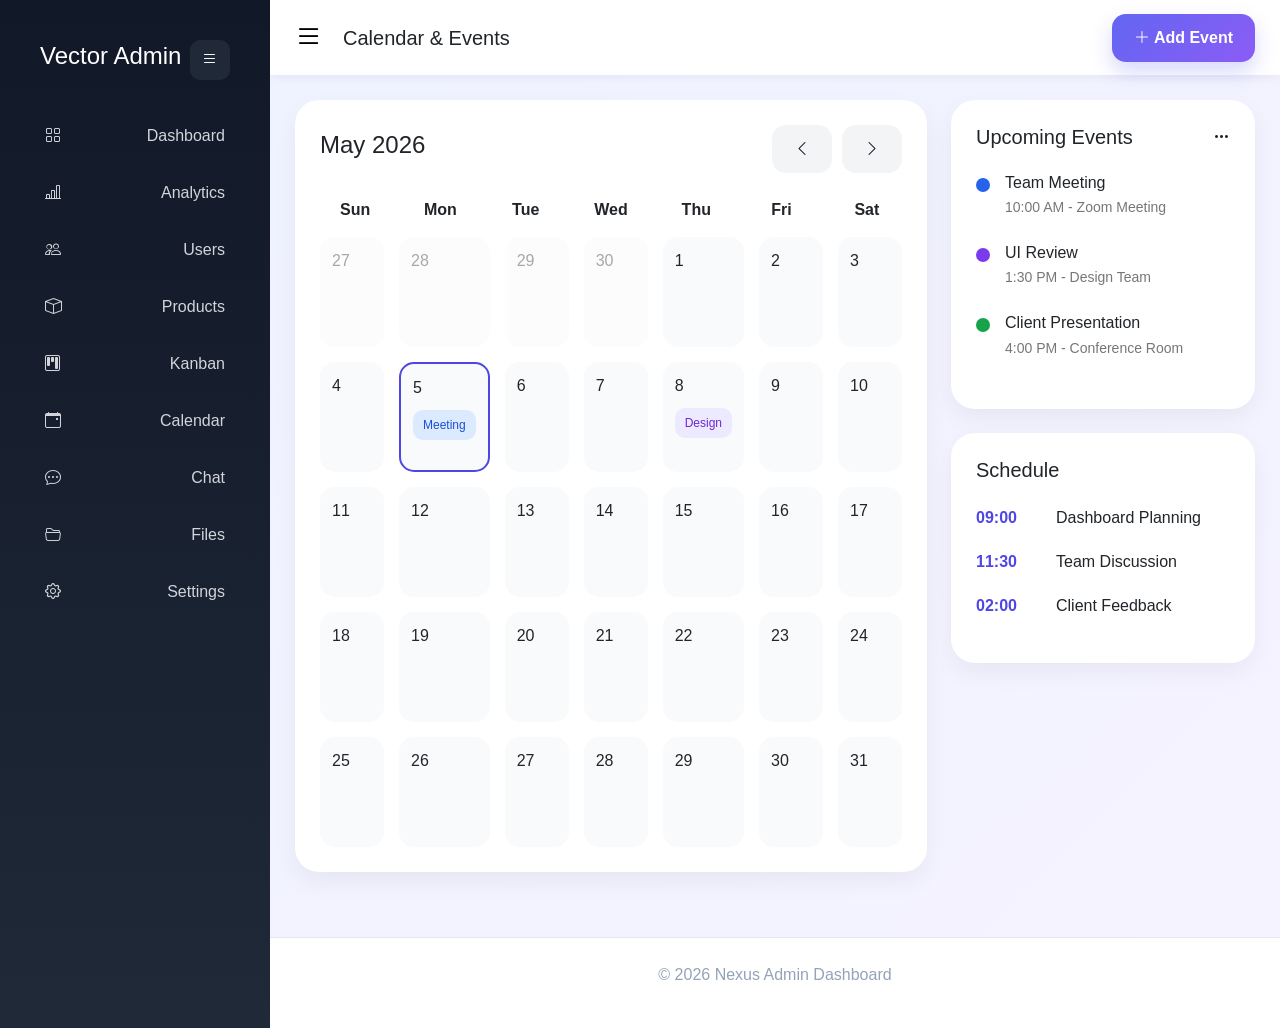
<file: Admin Panel/calendar.html>
<!DOCTYPE html>
<html lang="en">
<head>

    <meta charset="UTF-8" />

    <meta
        name="viewport"
        content="width=device-width, initial-scale=1.0"
    />

    <title>Calendar - Vector Admin</title>

    <!-- BOOTSTRAP -->

    <link
        href="https://cdn.jsdelivr.net/npm/bootstrap@5.3.3/dist/css/bootstrap.min.css"
        rel="stylesheet"
    />

    <!-- ICONS -->

    <link
        rel="stylesheet"
        href="https://cdn.jsdelivr.net/npm/bootstrap-icons@1.11.3/font/bootstrap-icons.min.css"
    />

    <!-- CSS -->

    <link
        rel="stylesheet"
        href="css/style.css"
    />

</head>

<body>

    <div class="wrapper">

        <!-- SIDEBAR -->

        <aside class="sidebar" id="sidebar">
<div class="logo-area">

                <div class="logo-text">
                    <h4>Vector Admin</h4>
                </div>

                 <button class="collapse-btn d-none d-lg-flex" id="collapseBtn">
            <i class="bi bi-list"></i>
        </button>

            </div>

            <ul class="menu">

    <li>
        <a href="index.html">
            <i class="bi bi-grid"></i>
            <span>Dashboard</span>
        </a>
    </li>

    <li>
        <a href="analytics.html">
            <i class="bi bi-bar-chart-line"></i>
            <span>Analytics</span>
        </a>
    </li>

    <li>
        <a href="users.html">
            <i class="bi bi-people"></i>
            <span>Users</span>
        </a>
    </li>

    <li>
        <a href="products.html">
            <i class="bi bi-box"></i>
            <span>Products</span>
        </a>
    </li>

    <li>
        <a href="kanban.html">
            <i class="bi bi-kanban"></i>
            <span>Kanban</span>
        </a>
    </li>

    <li>
        <a href="calendar.html">
            <i class="bi bi-calendar-event"></i>
            <span>Calendar</span>
        </a>
    </li>

    <li>
        <a href="chat.html">
            <i class="bi bi-chat-dots"></i>
            <span>Chat</span>
        </a>
    </li>

    <li>
        <a href="files.html">
            <i class="bi bi-folder2-open"></i>
            <span>Files</span>
        </a>
    </li>

    <li>
        <a href="settings.html">
            <i class="bi bi-gear"></i>
            <span>Settings</span>
        </a>
    </li>

</ul>
        </aside>

        <div class="sidebar-overlay" id="sidebarOverlay"></div>

        <!-- MAIN -->

        <main class="main">

            <!-- NAVBAR -->

            <nav class="top-navbar">

                <div class="nav-left">

                    <button class="menu-btn" id="menuBtn">
                        <i class="bi bi-list"></i>
                    </button>

                    <h5 class="mb-0">
                        Calendar & Events
                    </h5>

                </div>

                <button
                    class="btn btn-primary"
                    data-bs-toggle="modal"
                    data-bs-target="#eventModal"
                >

                    <i class="bi bi-plus-lg"></i>

                    Add Event

                </button>

            </nav>

            <!-- CONTENT -->

            <div class="content container-fluid">

                <div class="row g-4">

                    <!-- CALENDAR -->

                    <div class="col-lg-8">

                        <div class="custom-card">

                            <!-- TOP -->

                            <div class="calendar-top">

                                <h4>
                                    May 2026
                                </h4>

                                <div class="calendar-actions">

                                    <button class="btn btn-light">
                                        <i class="bi bi-chevron-left"></i>
                                    </button>

                                    <button class="btn btn-light">
                                        <i class="bi bi-chevron-right"></i>
                                    </button>

                                </div>

                            </div>

                            <!-- DAYS -->

                            <div class="calendar-grid calendar-days">

                                <div>Sun</div>
                                <div>Mon</div>
                                <div>Tue</div>
                                <div>Wed</div>
                                <div>Thu</div>
                                <div>Fri</div>
                                <div>Sat</div>

                            </div>

                            <!-- DATES -->

                            <div class="calendar-grid">

                                <div class="calendar-date muted">27</div>
                                <div class="calendar-date muted">28</div>
                                <div class="calendar-date muted">29</div>
                                <div class="calendar-date muted">30</div>

                                <div class="calendar-date">
                                    1
                                </div>

                                <div class="calendar-date">
                                    2
                                </div>

                                <div class="calendar-date">
                                    3
                                </div>

                                <div class="calendar-date">
                                    4
                                </div>

                                <div class="calendar-date active-date">

                                    5

                                    <div class="calendar-event">
                                        Meeting
                                    </div>

                                </div>

                                <div class="calendar-date">
                                    6
                                </div>

                                <div class="calendar-date">
                                    7
                                </div>

                                <div class="calendar-date">

                                    8

                                    <div class="calendar-event purple-event">
                                        Design
                                    </div>

                                </div>

                                <div class="calendar-date">
                                    9
                                </div>

                                <div class="calendar-date">
                                    10
                                </div>

                                <div class="calendar-date">
                                    11
                                </div>

                                <div class="calendar-date">
                                    12
                                </div>

                                <div class="calendar-date">
                                    13
                                </div>

                                <div class="calendar-date">
                                    14
                                </div>

                                <div class="calendar-date">
                                    15
                                </div>

                                <div class="calendar-date">
                                    16
                                </div>

                                <div class="calendar-date">
                                    17
                                </div>

                                <div class="calendar-date">
                                    18
                                </div>

                                <div class="calendar-date">
                                    19
                                </div>

                                <div class="calendar-date">
                                    20
                                </div>

                                <div class="calendar-date">
                                    21
                                </div>

                                <div class="calendar-date">
                                    22
                                </div>

                                <div class="calendar-date">
                                    23
                                </div>

                                <div class="calendar-date">
                                    24
                                </div>

                                <div class="calendar-date">
                                    25
                                </div>

                                <div class="calendar-date">
                                    26
                                </div>

                                <div class="calendar-date">
                                    27
                                </div>

                                <div class="calendar-date">
                                    28
                                </div>

                                <div class="calendar-date">
                                    29
                                </div>

                                <div class="calendar-date">
                                    30
                                </div>

                                <div class="calendar-date">
                                    31
                                </div>

                            </div>

                        </div>

                    </div>

                    <!-- UPCOMING -->

                    <div class="col-lg-4">

                        <div class="custom-card">

                            <div class="d-flex justify-content-between align-items-center mb-4">

                                <h5 class="mb-0">
                                    Upcoming Events
                                </h5>

                                <i class="bi bi-three-dots"></i>

                            </div>

                            <!-- EVENT -->

                            <div class="upcoming-event">

                                <div class="event-dot blue-dot"></div>

                                <div>

                                    <h6>
                                        Team Meeting
                                    </h6>

                                    <p>
                                        10:00 AM - Zoom Meeting
                                    </p>

                                </div>

                            </div>

                            <!-- EVENT -->

                            <div class="upcoming-event">

                                <div class="event-dot purple-dot"></div>

                                <div>

                                    <h6>
                                        UI Review
                                    </h6>

                                    <p>
                                        1:30 PM - Design Team
                                    </p>

                                </div>

                            </div>

                            <!-- EVENT -->

                            <div class="upcoming-event">

                                <div class="event-dot green-dot"></div>

                                <div>

                                    <h6>
                                        Client Presentation
                                    </h6>

                                    <p>
                                        4:00 PM - Conference Room
                                    </p>

                                </div>

                            </div>

                        </div>

                        <!-- SCHEDULE -->

                        <div class="custom-card mt-4">

                            <h5 class="mb-4">
                                Schedule
                            </h5>

                            <div class="schedule-item">

                                <span>
                                    09:00
                                </span>

                                <div>
                                    Dashboard Planning
                                </div>

                            </div>

                            <div class="schedule-item">

                                <span>
                                    11:30
                                </span>

                                <div>
                                    Team Discussion
                                </div>

                            </div>

                            <div class="schedule-item">

                                <span>
                                    02:00
                                </span>

                                <div>
                                    Client Feedback
                                </div>

                            </div>

                        </div>

                    </div>

                </div>

            </div>

            
    <footer class="admin-footer">

    <p>
        © 2026 Nexus Admin Dashboard
    </p>

</footer>

        </main>

    </div>

    <!-- EVENT MODAL -->

    <div
        class="modal fade"
        id="eventModal"
        tabindex="-1"
    >

        <div class="modal-dialog">

            <div class="modal-content">

                <div class="modal-header">

                    <h5 class="modal-title">
                        Add Event
                    </h5>

                    <button
                        class="btn-close"
                        data-bs-dismiss="modal"
                    ></button>

                </div>

                <div class="modal-body">

                    <form>

                        <div class="mb-3">

                            <label class="form-label">
                                Event Title
                            </label>

                            <input
                                type="text"
                                class="form-control"
                            />

                        </div>

                        <div class="mb-3">

                            <label class="form-label">
                                Date
                            </label>

                            <input
                                type="date"
                                class="form-control"
                            />

                        </div>

                        <div class="mb-3">

                            <label class="form-label">
                                Time
                            </label>

                            <input
                                type="time"
                                class="form-control"
                            />

                        </div>

                    </form>

                </div>

                <div class="modal-footer">

                    <button
                        class="btn btn-secondary"
                        data-bs-dismiss="modal"
                    >
                        Cancel
                    </button>

                    <button class="btn btn-primary">
                        Save Event
                    </button>

                </div>

            </div>

        </div>

    



</div>

    <!-- JS -->

    <script src="https://cdn.jsdelivr.net/npm/bootstrap@5.3.3/dist/js/bootstrap.bundle.min.js"></script>
    <script src="js/script.js"></script>

</body>
</html>
</file>
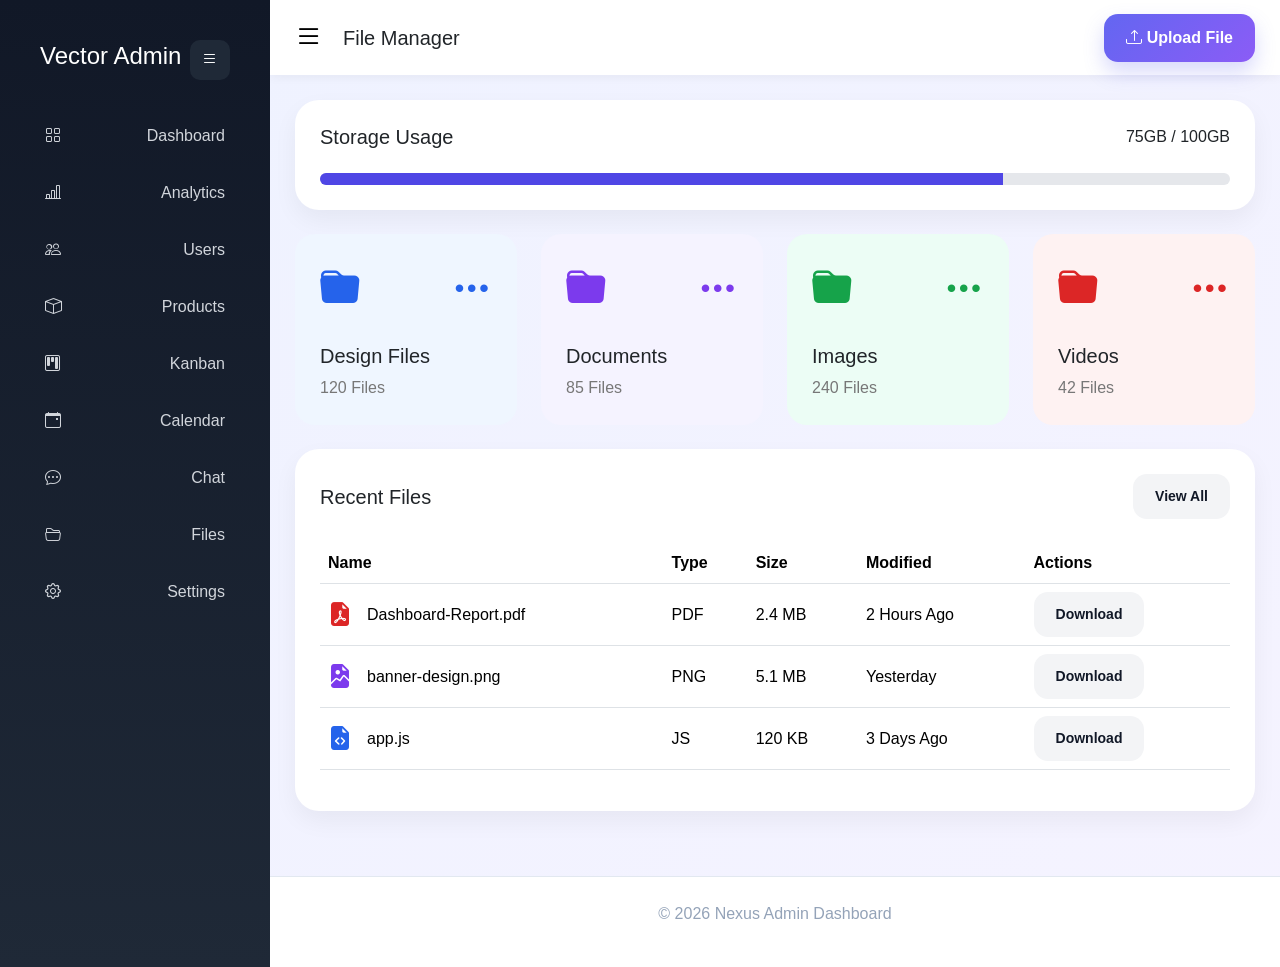
<file: Admin Panel/files.html>
<!DOCTYPE html>
<html lang="en">
<head>

    <meta charset="UTF-8" />

    <meta
        name="viewport"
        content="width=device-width, initial-scale=1.0"
    />

    <title>File Manager - Vector Admin</title>

    <!-- BOOTSTRAP -->

    <link
        href="https://cdn.jsdelivr.net/npm/bootstrap@5.3.3/dist/css/bootstrap.min.css"
        rel="stylesheet"
    />

    <!-- ICONS -->

    <link
        rel="stylesheet"
        href="https://cdn.jsdelivr.net/npm/bootstrap-icons@1.11.3/font/bootstrap-icons.min.css"
    />

    <!-- CSS -->

    <link
        rel="stylesheet"
        href="css/style.css"
    />

</head>

<body>

    <div class="wrapper">

        <!-- SIDEBAR -->

        <aside class="sidebar" id="sidebar">

            <div class="logo-area">

                <div class="logo-text">
                    <h4>Vector Admin</h4>
                </div>

                 <button class="collapse-btn d-none d-lg-flex" id="collapseBtn">
            <i class="bi bi-list"></i>
        </button>

            </div>

          <ul class="menu">

    <li>
        <a href="index.html">
            <i class="bi bi-grid"></i>
            <span>Dashboard</span>
        </a>
    </li>

    <li>
        <a href="analytics.html">
            <i class="bi bi-bar-chart-line"></i>
            <span>Analytics</span>
        </a>
    </li>

    <li>
        <a href="users.html">
            <i class="bi bi-people"></i>
            <span>Users</span>
        </a>
    </li>

    <li>
        <a href="products.html">
            <i class="bi bi-box"></i>
            <span>Products</span>
        </a>
    </li>

    <li>
        <a href="kanban.html">
            <i class="bi bi-kanban"></i>
            <span>Kanban</span>
        </a>
    </li>

    <li>
        <a href="calendar.html">
            <i class="bi bi-calendar-event"></i>
            <span>Calendar</span>
        </a>
    </li>

    <li>
        <a href="chat.html">
            <i class="bi bi-chat-dots"></i>
            <span>Chat</span>
        </a>
    </li>

    <li>
        <a href="files.html">
            <i class="bi bi-folder2-open"></i>
            <span>Files</span>
        </a>
    </li>

    <li>
        <a href="settings.html">
            <i class="bi bi-gear"></i>
            <span>Settings</span>
        </a>
    </li>

</ul>

        </aside>

        <div class="sidebar-overlay" id="sidebarOverlay"></div>

        <!-- MAIN -->

        <main class="main">

            <!-- NAVBAR -->

            <nav class="top-navbar">

                <div class="nav-left">

                    <button class="menu-btn" id="menuBtn">
                        <i class="bi bi-list"></i>
                    </button>

                    <h5 class="mb-0">
                        File Manager
                    </h5>

                </div>

                <button class="btn btn-primary">

                    <i class="bi bi-upload"></i>

                    Upload File

                </button>

            </nav>

            <!-- CONTENT -->

            <div class="content container-fluid">

                <!-- STORAGE -->

                <div class="custom-card mb-4">

                    <div class="d-flex justify-content-between mb-3">

                        <h5>
                            Storage Usage
                        </h5>

                        <span>
                            75GB / 100GB
                        </span>

                    </div>

                    <div class="progress custom-progress">

                        <div
                            class="progress-bar"
                            style="width:75%"
                        ></div>

                    </div>

                </div>

                <!-- FOLDERS -->

                <div class="row g-4 mb-4">

                    <!-- FOLDER -->

                    <div class="col-xl-3 col-md-6">

                        <div class="folder-card">

                            <div class="folder-top">

                                <i class="bi bi-folder-fill"></i>

                                <button>
                                    <i class="bi bi-three-dots"></i>
                                </button>

                            </div>

                            <h5>
                                Design Files
                            </h5>

                            <p>
                                120 Files
                            </p>

                        </div>

                    </div>

                    <!-- FOLDER -->

                    <div class="col-xl-3 col-md-6">

                        <div class="folder-card purple-folder">

                            <div class="folder-top">

                                <i class="bi bi-folder-fill"></i>

                                <button>
                                    <i class="bi bi-three-dots"></i>
                                </button>

                            </div>

                            <h5>
                                Documents
                            </h5>

                            <p>
                                85 Files
                            </p>

                        </div>

                    </div>

                    <!-- FOLDER -->

                    <div class="col-xl-3 col-md-6">

                        <div class="folder-card green-folder">

                            <div class="folder-top">

                                <i class="bi bi-folder-fill"></i>

                                <button>
                                    <i class="bi bi-three-dots"></i>
                                </button>

                            </div>

                            <h5>
                                Images
                            </h5>

                            <p>
                                240 Files
                            </p>

                        </div>

                    </div>

                    <!-- FOLDER -->

                    <div class="col-xl-3 col-md-6">

                        <div class="folder-card red-folder">

                            <div class="folder-top">

                                <i class="bi bi-folder-fill"></i>

                                <button>
                                    <i class="bi bi-three-dots"></i>
                                </button>

                            </div>

                            <h5>
                                Videos
                            </h5>

                            <p>
                                42 Files
                            </p>

                        </div>

                    </div>

                </div>

                <!-- RECENT FILES -->

                <div class="custom-card">

                    <div class="d-flex justify-content-between align-items-center mb-4">

                        <h5 class="mb-0">
                            Recent Files
                        </h5>

                        <button class="btn btn-sm btn-light">
                            View All
                        </button>

                    </div>

                    <div class="table-responsive">

                        <table class="table align-middle">

                            <thead>

                                <tr>

                                    <th>Name</th>
                                    <th>Type</th>
                                    <th>Size</th>
                                    <th>Modified</th>
                                    <th>Actions</th>

                                </tr>

                            </thead>

                            <tbody>

                                <tr>

                                    <td>

                                        <div class="file-info">

                                            <i class="bi bi-file-earmark-pdf-fill pdf-icon"></i>

                                            <span>
                                                Dashboard-Report.pdf
                                            </span>

                                        </div>

                                    </td>

                                    <td>
                                        PDF
                                    </td>

                                    <td>
                                        2.4 MB
                                    </td>

                                    <td>
                                        2 Hours Ago
                                    </td>

                                    <td>

                                        <button class="btn btn-sm btn-light">
                                            Download
                                        </button>

                                    </td>

                                </tr>

                                <tr>

                                    <td>

                                        <div class="file-info">

                                            <i class="bi bi-file-earmark-image-fill image-icon"></i>

                                            <span>
                                                banner-design.png
                                            </span>

                                        </div>

                                    </td>

                                    <td>
                                        PNG
                                    </td>

                                    <td>
                                        5.1 MB
                                    </td>

                                    <td>
                                        Yesterday
                                    </td>

                                    <td>

                                        <button class="btn btn-sm btn-light">
                                            Download
                                        </button>

                                    </td>

                                </tr>

                                <tr>

                                    <td>

                                        <div class="file-info">

                                            <i class="bi bi-file-earmark-code-fill code-icon"></i>

                                            <span>
                                                app.js
                                            </span>

                                        </div>

                                    </td>

                                    <td>
                                        JS
                                    </td>

                                    <td>
                                        120 KB
                                    </td>

                                    <td>
                                        3 Days Ago
                                    </td>

                                    <td>

                                        <button class="btn btn-sm btn-light">
                                            Download
                                        </button>

                                    </td>

                                </tr>

                            </tbody>

                        </table>

                    </div>

                </div>

            </div>

            
    <footer class="admin-footer">

    <p>
        © 2026 Nexus Admin Dashboard
    </p>

</footer>

        </main>

    </div>

    <!-- JS -->

    <script src="js/script.js"></script>

    <script src="https://cdn.jsdelivr.net/npm/bootstrap@5.3.3/dist/js/bootstrap.bundle.min.js"></script>

</body>
</html>
</file>
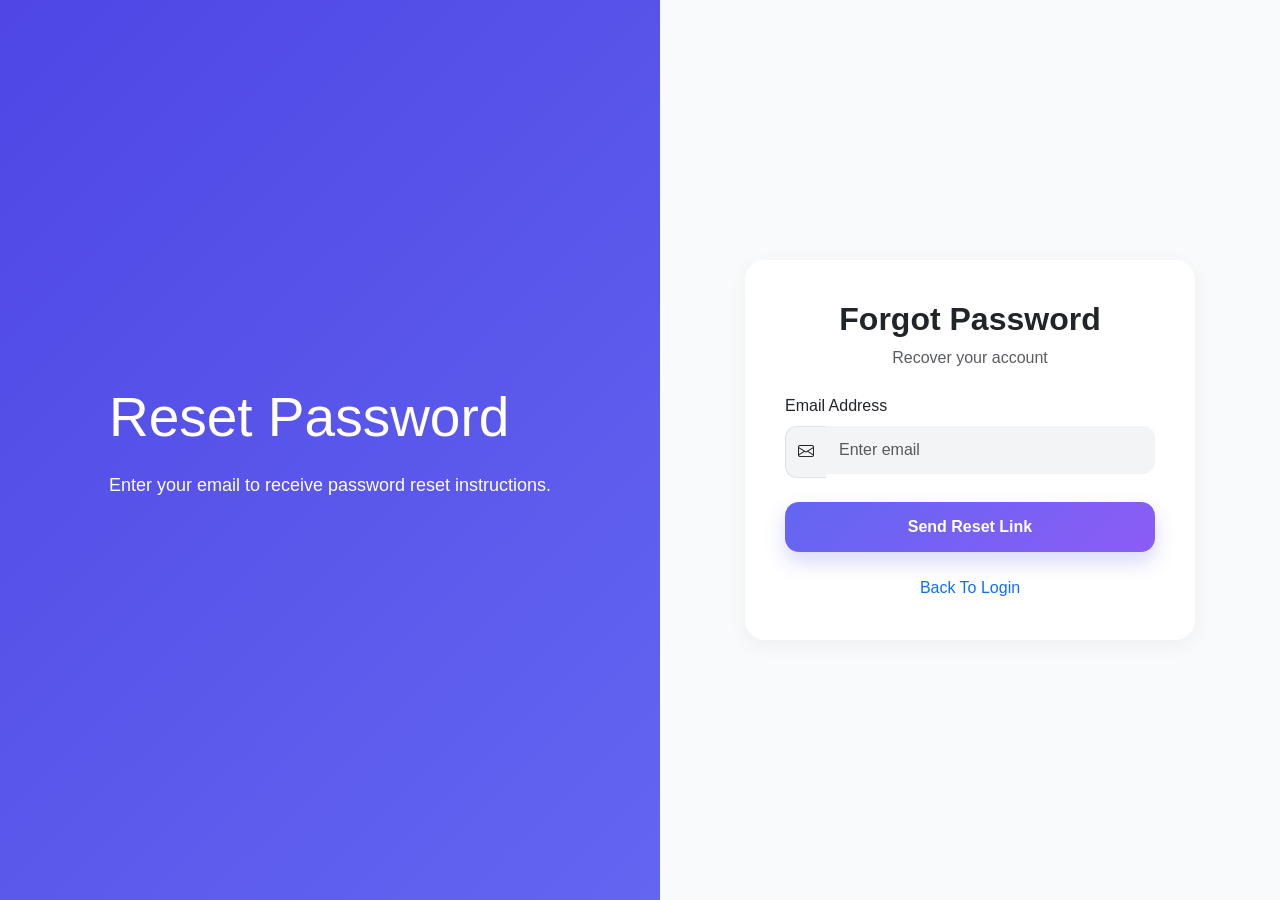
<file: Admin Panel/forget-password.html>
<!DOCTYPE html>
<html lang="en">
<head>

    <meta charset="UTF-8" />

    <meta
        name="viewport"
        content="width=device-width, initial-scale=1.0"
    />

    <title>Forgot Password</title>

    <!-- BOOTSTRAP -->

    <link
        href="https://cdn.jsdelivr.net/npm/bootstrap@5.3.3/dist/css/bootstrap.min.css"
        rel="stylesheet"
    />

    <!-- ICONS -->

    <link
        rel="stylesheet"
        href="https://cdn.jsdelivr.net/npm/bootstrap-icons@1.11.3/font/bootstrap-icons.min.css"
    />

    <!-- CSS -->

    <link
        rel="stylesheet"
        href="css/style.css"
    />

</head>

<body>

    <div class="auth-wrapper">

        <!-- LEFT -->

        <div class="auth-left d-none d-lg-flex">

            <div class="auth-content">

                <h1>
                    Reset Password
                </h1>

                <p>
                    Enter your email to receive password reset instructions.
                </p>

            </div>

        </div>

        <!-- RIGHT -->

        <div class="auth-right">

            <div class="auth-form-wrapper">

                <div class="text-center mb-4">

                    <h2 class="fw-bold">
                        Forgot Password
                    </h2>

                    <p class="text-muted">
                        Recover your account
                    </p>

                </div>

                <form>

                    <div class="mb-4">

                        <label class="form-label">
                            Email Address
                        </label>

                        <div class="input-group auth-input">

                            <span class="input-group-text">
                                <i class="bi bi-envelope"></i>
                            </span>

                            <input
                                type="email"
                                class="form-control"
                                placeholder="Enter email"
                            />

                        </div>

                    </div>

                    <button
                        class="btn btn-primary w-100 auth-btn"
                    >
                        Send Reset Link
                    </button>

                </form>

                <div class="text-center mt-4">

                    <a
                        href="login.html"
                        class="text-decoration-none"
                    >
                        Back To Login
                    </a>

                </div>

            </div>

        </div>

    </div>

    <!-- JS -->

    <script src="https://cdn.jsdelivr.net/npm/bootstrap@5.3.3/dist/js/bootstrap.bundle.min.js"></script>

</body>
</html>
</file>
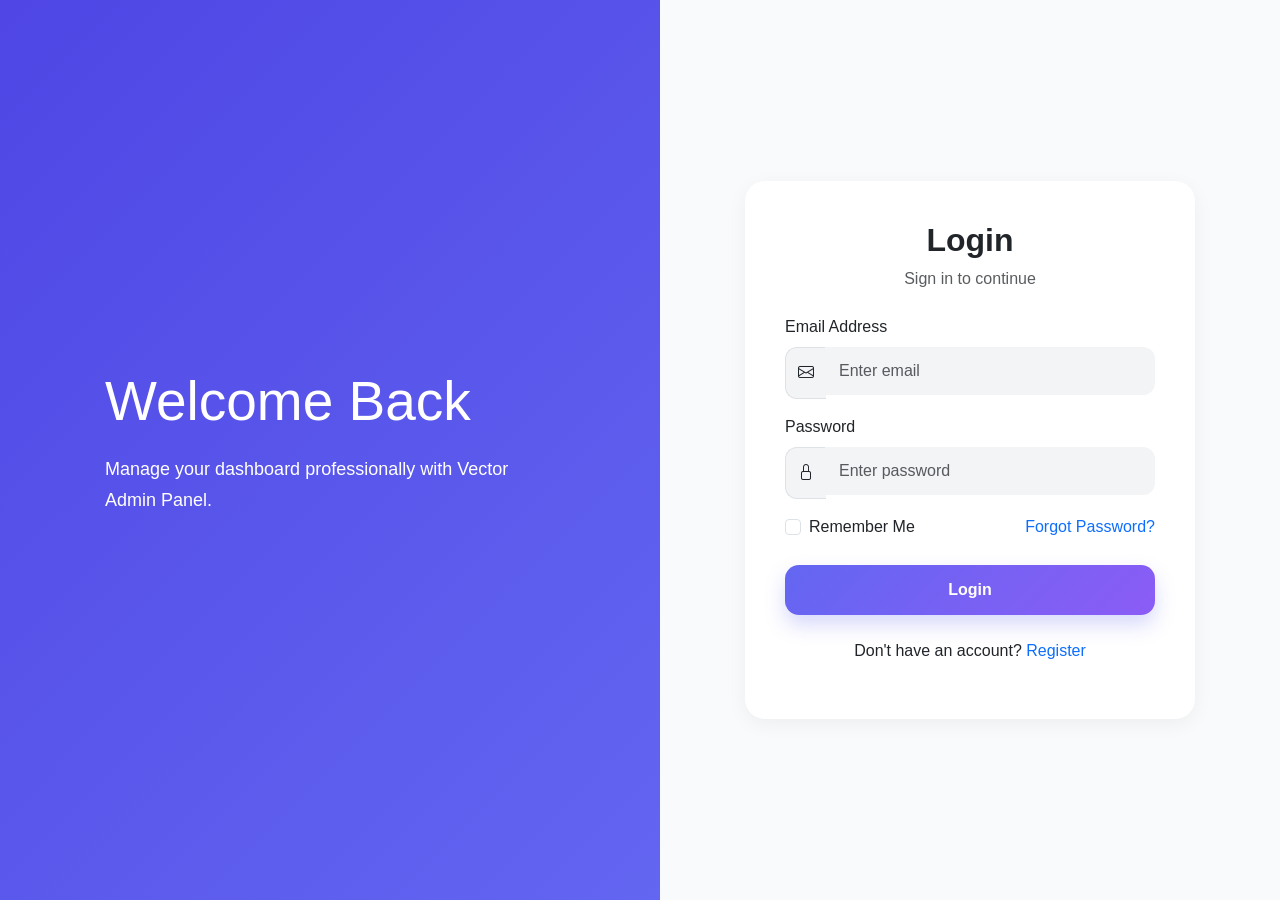
<file: Admin Panel/login.html>
<!DOCTYPE html>
<html lang="en">
<head>

    <meta charset="UTF-8" />

    <meta
        name="viewport"
        content="width=device-width, initial-scale=1.0"
    />

    <title>Login - Vector Admin</title>

    <!-- BOOTSTRAP -->

    <link
        href="https://cdn.jsdelivr.net/npm/bootstrap@5.3.3/dist/css/bootstrap.min.css"
        rel="stylesheet"
    />

    <!-- BOOTSTRAP ICONS -->

    <link
        rel="stylesheet"
        href="https://cdn.jsdelivr.net/npm/bootstrap-icons@1.11.3/font/bootstrap-icons.min.css"
    />

    <!-- CSS -->

    <link
        rel="stylesheet"
        href="css/style.css"
    />

</head>

<body>

    <div class="auth-wrapper">

        <!-- LEFT -->

        <div class="auth-left d-none d-lg-flex">

            <div class="auth-content">

                <h1>
                    Welcome Back
                </h1>

                <p>
                    Manage your dashboard professionally with Vector Admin Panel.
                </p>

            </div>

        </div>

        <!-- RIGHT -->

        <div class="auth-right">

            <div class="auth-form-wrapper">

                <div class="text-center mb-4">

                    <h2 class="fw-bold">
                        Login
                    </h2>

                    <p class="text-muted">
                        Sign in to continue
                    </p>

                </div>

                <form>

                    <!-- EMAIL -->

                    <div class="mb-3">

                        <label class="form-label">
                            Email Address
                        </label>

                        <div class="input-group auth-input">

                            <span class="input-group-text">
                                <i class="bi bi-envelope"></i>
                            </span>

                            <input
                                type="email"
                                class="form-control"
                                placeholder="Enter email"
                            />

                        </div>

                    </div>

                    <!-- PASSWORD -->

                    <div class="mb-3">

                        <label class="form-label">
                            Password
                        </label>

                        <div class="input-group auth-input">

                            <span class="input-group-text">
                                <i class="bi bi-lock"></i>
                            </span>

                            <input
                                type="password"
                                class="form-control"
                                placeholder="Enter password"
                            />

                        </div>

                    </div>

                    <!-- OPTIONS -->

                    <div class="d-flex justify-content-between mb-4">

                        <div class="form-check">

                            <input
                                class="form-check-input"
                                type="checkbox"
                            />

                            <label class="form-check-label">
                                Remember Me
                            </label>

                        </div>

                        <a
                            href="#"
                            class="text-decoration-none"
                        >
                            Forgot Password?
                        </a>

                    </div>

                    <!-- BUTTON -->

                    <button
                        class="btn btn-primary w-100 auth-btn"
                    >
                        Login
                    </button>

                </form>

                <!-- FOOTER -->

                <div class="text-center mt-4">

                    <p>

                        Don't have an account?

                        <a
                            href="#"
                            class="text-decoration-none"
                        >
                            Register
                        </a>

                    </p>

                </div>

            </div>

        </div>

    </div>

    <!-- JS -->

    <script src="https://cdn.jsdelivr.net/npm/bootstrap@5.3.3/dist/js/bootstrap.bundle.min.js"></script>

</body>
</html>
</file>
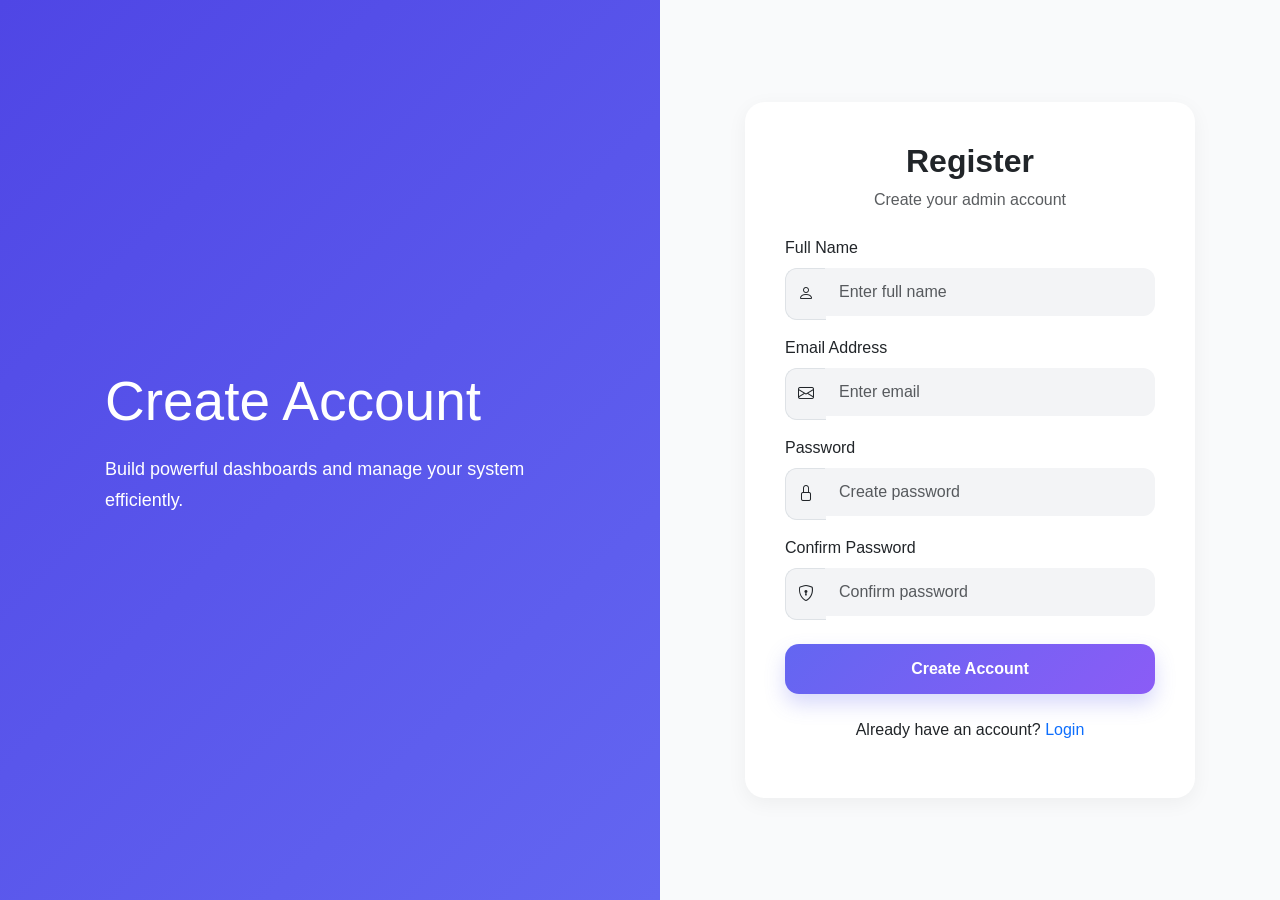
<file: Admin Panel/register.html>
<!DOCTYPE html>
<html lang="en">
<head>

    <meta charset="UTF-8" />

    <meta
        name="viewport"
        content="width=device-width, initial-scale=1.0"
    />

    <title>Register - Vector Admin</title>

    <!-- BOOTSTRAP -->

    <link
        href="https://cdn.jsdelivr.net/npm/bootstrap@5.3.3/dist/css/bootstrap.min.css"
        rel="stylesheet"
    />

    <!-- BOOTSTRAP ICONS -->

    <link
        rel="stylesheet"
        href="https://cdn.jsdelivr.net/npm/bootstrap-icons@1.11.3/font/bootstrap-icons.min.css"
    />

    <!-- CSS -->

    <link
        rel="stylesheet"
        href="css/style.css"
    />

</head>

<body>

    <div class="auth-wrapper">

        <!-- LEFT -->

        <div class="auth-left d-none d-lg-flex">

            <div class="auth-content">

                <h1>
                    Create Account
                </h1>

                <p>
                    Build powerful dashboards and manage your system efficiently.
                </p>

            </div>

        </div>

        <!-- RIGHT -->

        <div class="auth-right">

            <div class="auth-form-wrapper">

                <div class="text-center mb-4">

                    <h2 class="fw-bold">
                        Register
                    </h2>

                    <p class="text-muted">
                        Create your admin account
                    </p>

                </div>

                <form>

                    <!-- NAME -->

                    <div class="mb-3">

                        <label class="form-label">
                            Full Name
                        </label>

                        <div class="input-group auth-input">

                            <span class="input-group-text">
                                <i class="bi bi-person"></i>
                            </span>

                            <input
                                type="text"
                                class="form-control"
                                placeholder="Enter full name"
                            />

                        </div>

                    </div>

                    <!-- EMAIL -->

                    <div class="mb-3">

                        <label class="form-label">
                            Email Address
                        </label>

                        <div class="input-group auth-input">

                            <span class="input-group-text">
                                <i class="bi bi-envelope"></i>
                            </span>

                            <input
                                type="email"
                                class="form-control"
                                placeholder="Enter email"
                            />

                        </div>

                    </div>

                    <!-- PASSWORD -->

                    <div class="mb-3">

                        <label class="form-label">
                            Password
                        </label>

                        <div class="input-group auth-input">

                            <span class="input-group-text">
                                <i class="bi bi-lock"></i>
                            </span>

                            <input
                                type="password"
                                class="form-control"
                                placeholder="Create password"
                            />

                        </div>

                    </div>

                    <!-- CONFIRM -->

                    <div class="mb-4">

                        <label class="form-label">
                            Confirm Password
                        </label>

                        <div class="input-group auth-input">

                            <span class="input-group-text">
                                <i class="bi bi-shield-lock"></i>
                            </span>

                            <input
                                type="password"
                                class="form-control"
                                placeholder="Confirm password"
                            />

                        </div>

                    </div>

                    <!-- BUTTON -->

                    <button
                        class="btn btn-primary w-100 auth-btn"
                    >
                        Create Account
                    </button>

                </form>

                <!-- FOOTER -->

                <div class="text-center mt-4">

                    <p>

                        Already have an account?

                        <a
                            href="login.html"
                            class="text-decoration-none"
                        >
                            Login
                        </a>

                    </p>

                </div>

            </div>

        </div>

    </div>

    <!-- JS -->

    <script src="https://cdn.jsdelivr.net/npm/bootstrap@5.3.3/dist/js/bootstrap.bundle.min.js"></script>

</body>
</html>
</file>
<file: Admin Panel/css/style.css>
html{
    scroll-behavior:smooth;
}

*{
    margin: 0;
    padding: 0;
    box-sizing: border-box;
}

body{
    font-family: sans-serif;
    background: #f5f7fb;
}

.wrapper{
    display: flex;
    min-height: 100vh;
}

/* SIDEBAR */

.sidebar{
    width: 260px;
    background: #111827;
    color: #fff;
    padding: 20px;
    transition: 0.3s;
}

.logo{
    margin-bottom: 40px;
}

.menu{
    list-style: none;
    padding-left: 0;
}

.menu li{
    margin-bottom: 10px;
}

.menu a{
    text-decoration: none;
    color: #d1d5db;
    display: flex;
    align-items: center;
    gap: 12px;
    padding: 12px;
    border-radius: 10px;
    transition: 0.3s;
}

.menu a:hover{
    background: #1f2937;
    color: #fff;
}

/* MAIN */

.main{
    flex: 1;
}

/* TOP NAVBAR */

.top-navbar{
    height: 70px;
    background: #fff;
    display: flex;
    align-items: center;
    justify-content: space-between;
    padding: 0 25px;
    box-shadow: 0 2px 10px rgba(0,0,0,0.05);
}

.menu-btn{
    border: none;
    background: none;
    font-size: 28px;
}

.profile img{
    width: 40px;
    height: 40px;
    border-radius: 50%;
}

/* CONTENT */

.content{
    padding: 25px;
}

.dashboard-card{
    background: #fff;
    padding: 25px;
    border-radius: 15px;
    box-shadow: 0 2px 15px rgba(0,0,0,0.05);
}

.dashboard-card h3{
    font-size: 30px;
    margin-bottom: 10px;
}

/* MOBILE */

@media(max-width: 991px){

    .sidebar{
        position: fixed;
        left: -100%;
        top: 0;
        height: 100%;
        z-index: 1000;
    }

    .sidebar.active{
        left: 0;
    }

}


/* DASHBOARD CARDS */

.dashboard-card{
    border-radius: 18px;
    padding: 25px;
    color: #fff;
    display: flex;
    justify-content: space-between;
    align-items: center;
}

.dashboard-card p{
    margin-bottom: 8px;
}

.dashboard-card h3{
    margin-bottom: 0;
    font-size: 32px;
}

.icon-box{
    width: 60px;
    height: 60px;
    border-radius: 15px;
    background: rgba(255,255,255,0.2);
    display: flex;
    justify-content: center;
    align-items: center;
    font-size: 28px;
}

.card-style-1{
    background: linear-gradient(135deg,#4f46e5,#6366f1);
}

.card-style-2{
    background: linear-gradient(135deg,#059669,#10b981);
}

.card-style-3{
    background: linear-gradient(135deg,#d97706,#f59e0b);
}

.card-style-4{
    background: linear-gradient(135deg,#dc2626,#ef4444);
}

/* CUSTOM CARD */

.custom-card{
    background: #fff;
    border-radius: 18px;
    padding: 25px;
    box-shadow: 0 2px 12px rgba(0,0,0,0.05);
}

.card-header-custom{
    margin-bottom: 20px;
}

.card-header-custom h5{
    margin-bottom: 0;
    font-weight: 600;
}

/* ACTIVITY */

.activity-item{
    padding: 15px 0;
    border-bottom: 1px solid #eee;
}

.activity-item:last-child{
    border-bottom: none;
}

.activity-item p{
    margin-bottom: 5px;
    font-weight: 500;
}

.activity-item span{
    color: #777;
    font-size: 14px;
}

/* TABLE */

.table th{
    font-weight: 600;
}

.table td{
    vertical-align: middle;
}

/* MOBILE */

@media(max-width:768px){

    .top-navbar{
        padding: 0 15px;
    }

    .content{
        padding: 15px;
    }

    .dashboard-card{
        padding: 20px;
    }

}

#salesChart{
    height: 350px !important;
}




/* SIDEBAR */

.sidebar{
    width: 270px;
    background: #111827;
    color: #fff;
    transition: 0.3s;
    position: relative;
    z-index: 1000;
    overflow: hidden;
}

/* COLLAPSED */

.sidebar.collapsed{
    width: 90px;
}

.sidebar.collapsed .logo-text,
.sidebar.collapsed .menu span,
.sidebar.collapsed .arrow{
    display: none;
}

.sidebar.collapsed .menu a{
    justify-content: center;
}

.sidebar.collapsed .submenu{
    display: none !important;
}

/* LOGO AREA */

.logo-area{
    display: flex;
    justify-content: space-between;
    align-items: center;
    padding: 20px;
}

.collapse-btn{
    width: 40px;
    height: 40px;
    border: none;
    background: #1f2937;
    color: #fff;
    border-radius: 10px;
    justify-content: center;
    align-items: center;
    cursor: pointer;
}

/* MENU */

.menu{
    padding: 10px;
}

.menu li{
    list-style: none;
    margin-bottom: 5px;
}

.menu a{
    text-decoration: none;
    color: #d1d5db;
    display: flex;
    justify-content: space-between;
    align-items: center;
    padding: 14px 15px;
    border-radius: 12px;
    transition: 0.3s;
}

.menu-left{
    display: flex;
    align-items: center;
    gap: 12px;
}

.menu a:hover{
    background: #1f2937;
    color: #fff;
}

.menu a.active{
    background: #4f46e5;
    color: #fff;
}

/* SUBMENU */

.submenu{
    padding-left: 15px;
    display: none;
}

.submenu.show{
    display: block;
}

.submenu a{
    font-size: 14px;
    padding: 12px 15px;
}

/* ARROW */

.arrow{
    transition: 0.3s;
}

.rotate{
    transform: rotate(180deg);
}

/* OVERLAY */

.sidebar-overlay{
    position: fixed;
    inset: 0;
    background: rgba(0,0,0,0.4);
    opacity: 0;
    visibility: hidden;
    transition: 0.3s;
    z-index: 999;
}

.sidebar-overlay.active{
    opacity: 1;
    visibility: visible;
}

/* MOBILE */

@media(max-width:991px){

    .sidebar{
        position: fixed;
        left: -100%;
        top: 0;
        height: 100%;
    }

    .sidebar.active{
        left: 0;
    }

}



/* NAVBAR */

.top-navbar{
    height: 75px;
    background: #fff;
    display: flex;
    justify-content: space-between;
    align-items: center;
    padding: 0 25px;
    box-shadow: 0 2px 10px rgba(0,0,0,0.05);
}

/* NAV LEFT */

.nav-left{
    display: flex;
    align-items: center;
    gap: 20px;
}

/* SEARCH */

.search-box{
    width: 320px;
    background: #f3f4f6;
    border-radius: 12px;
    padding: 10px 15px;
    display: flex;
    align-items: center;
    gap: 10px;
}

.search-box input{
    width: 100%;
    border: none;
    background: transparent;
    outline: none;
}

/* NAV RIGHT */

.nav-right{
    display: flex;
    align-items: center;
    gap: 15px;
}

/* ICON BUTTON */

.nav-icon-btn{
    width: 45px;
    height: 45px;
    border: none;
    background: #f3f4f6;
    border-radius: 12px;
    font-size: 18px;
    position: relative;
    transition: 0.3s;
}

.nav-icon-btn:hover{
    background: #e5e7eb;
}

/* NOTIFICATION DOT */

.notification-dot{
    width: 10px;
    height: 10px;
    background: red;
    border-radius: 50%;
    position: absolute;
    top: 10px;
    right: 10px;
}

/* PROFILE */

.profile-btn{
    border: none;
    background: transparent;
    display: flex;
    align-items: center;
    gap: 12px;
}

.profile-btn img{
    width: 45px;
    height: 45px;
    border-radius: 50%;
}

.profile-info h6{
    margin-bottom: 0;
    font-size: 14px;
}

.profile-info span{
    font-size: 12px;
    color: #777;
}

/* DROPDOWN */

.custom-dropdown{
    width: 250px;
    border: none;
    border-radius: 15px;
    padding: 10px;
    box-shadow: 0 5px 20px rgba(0,0,0,0.08);
}

.dropdown-title{
    font-weight: 600;
    padding: 10px 15px;
    color: #111827;
}

.dropdown-item{
    border-radius: 10px;
    padding: 10px 15px;
}

.dropdown-item:hover{
    background: #f3f4f6;
}

/* DARK MODE */

.dark-mode{
    background: #111827;
    color: #fff;
}

.dark-mode .top-navbar,
.dark-mode .custom-card,
.dark-mode .dashboard-card,
.dark-mode .search-box{
    background: #1f2937;
    color: #fff;
}

.dark-mode .table{
    color: #fff;
}

.dark-mode .search-box input{
    color: #fff;
}

.dark-mode .nav-icon-btn{
    background: #374151;
    color: #fff;
}

.dark-mode .dropdown-menu{
    background: #1f2937;
}

.dark-mode .dropdown-item{
    color: #fff;
}

.dark-mode .dropdown-item:hover{
    background: #374151;
}

/* MOBILE */

@media(max-width:768px){

    .top-navbar{
        padding: 0 15px;
    }

    .nav-right{
        gap: 8px;
    }

    .nav-icon-btn{
        width: 40px;
        height: 40px;
    }

}


/* PROGRESS SECTION */

.progress-item{
    margin-bottom: 25px;
}

.progress-info{
    display: flex;
    justify-content: space-between;
    margin-bottom: 8px;
    font-size: 14px;
    font-weight: 500;
}

.progress{
    height: 10px;
    border-radius: 20px;
    background: #e5e7eb;
}

/* TRANSACTIONS */

.transaction-item{
    display: flex;
    justify-content: space-between;
    align-items: center;
    padding: 15px 0;
    border-bottom: 1px solid #eee;
}

.transaction-item:last-child{
    border-bottom: none;
}

.transaction-item h6{
    margin-bottom: 4px;
    font-size: 14px;
}

.transaction-item span{
    font-size: 13px;
    color: #777;
}

/* TEAM CHART */

#teamChart{
    height: 300px !important;
}

/* DARK MODE */

.dark-mode .transaction-item{
    border-color: #374151;
}

.dark-mode .progress{
    background: #374151;
}



/* USER CARD */

.user-card{
    background: #f9fafb;
    border-radius: 18px;
    padding: 25px;
    text-align: center;
    transition: 0.3s;
}

.user-card:hover{
    transform: translateY(-5px);
}

.user-card img{
    width: 90px;
    height: 90px;
    border-radius: 50%;
    margin-bottom: 15px;
}

.user-card h5{
    margin-bottom: 5px;
}

.user-card p{
    color: #777;
    margin-bottom: 15px;
}

/* STATUS */

.status-badge{
    padding: 7px 14px;
    border-radius: 20px;
    font-size: 13px;
    font-weight: 500;
}

.active-status{
    background: #dcfce7;
    color: #166534;
}

.pending-status{
    background: #fef3c7;
    color: #92400e;
}

.inactive-status{
    background: #fee2e2;
    color: #991b1b;
}

/* MODAL */

.modal-content{
    border-radius: 18px;
    border: none;
}

.form-control,
.form-select{
    height: 48px;
    border-radius: 12px;
}

/* DARK MODE */

.dark-mode .user-card{
    background: #1f2937;
}

.dark-mode .modal-content{
    background: #111827;
    color: #fff;
}

.dark-mode .form-control,
.dark-mode .form-select{
    background: #1f2937;
    border-color: #374151;
    color: #fff;
}

/* AUTH */

.auth-wrapper{
    min-height: 100vh;
    display: flex;
}

/* LEFT */

.auth-left{
    flex: 1;
    background: linear-gradient(
        135deg,
        #4f46e5,
        #6366f1
    );
    justify-content: center;
    align-items: center;
    padding: 50px;
    color: #fff;
}

.auth-content{
    max-width: 450px;
}

.auth-content h1{
    font-size: 55px;
    margin-bottom: 20px;
}

.auth-content p{
    font-size: 18px;
    line-height: 1.7;
}

/* RIGHT */

.auth-right{
    flex: 1;
    display: flex;
    justify-content: center;
    align-items: center;
    padding: 30px;
    background: #f9fafb;
}

/* FORM */

.auth-form-wrapper{
    width: 100%;
    max-width: 450px;
    background: #fff;
    padding: 40px;
    border-radius: 20px;
    box-shadow: 0 5px 20px rgba(0,0,0,0.05);
}

/* INPUT */

.auth-input{
    height: 52px;
}

.auth-input .input-group-text{
    border-radius: 12px 0 0 12px;
    background: #f3f4f6;
    border-right: none;
}

.auth-input .form-control{
    border-left: none;
    border-radius: 0 12px 12px 0;
}

/* BUTTON */

.auth-btn{
    height: 50px;
    border-radius: 12px;
    font-weight: 600;
}

/* MOBILE */

@media(max-width:991px){

    .auth-right{
        width: 100%;
    }

    .auth-form-wrapper{
        padding: 30px;
    }

}


/* USER TABLE */

.user-table-info{
    display: flex;
    align-items: center;
    gap: 15px;
}

.user-table-info img{
    width: 50px;
    height: 50px;
    border-radius: 50%;
}

.user-table-info h6{
    margin-bottom: 3px;
}

.user-table-info span{
    font-size: 13px;
    color: #777;
}

/* TABLE ACTIONS */

.table-actions{
    display: flex;
    gap: 10px;
}

.action-btn{
    width: 38px;
    height: 38px;
    border: none;
    border-radius: 10px;
    transition: 0.3s;
}

.view-btn{
    background: #dbeafe;
    color: #1d4ed8;
}

.edit-btn{
    background: #fef3c7;
    color: #92400e;
}

.delete-btn{
    background: #fee2e2;
    color: #b91c1c;
}

.action-btn:hover{
    transform: translateY(-2px);
}

/* PAGINATION */

.pagination .page-link{
    border: none;
    margin: 0 5px;
    border-radius: 10px;
    color: #111827;
}

.pagination .active .page-link{
    background: #4f46e5;
}

/* DARK MODE */

.dark-mode .pagination .page-link{
    background: #1f2937;
    color: #fff;
}

.dark-mode .table{
    color: #fff;
}


/* PRODUCT CARD */

.product-card{
    background: #fff;
    border-radius: 20px;
    overflow: hidden;
    transition: 0.3s;
    box-shadow: 0 2px 10px rgba(0,0,0,0.05);
}

.product-card:hover{
    transform: translateY(-5px);
}

.product-image{
    position: relative;
}

.product-image img{
    width: 100%;
    height: 220px;
    object-fit: cover;
}

/* BADGE */

.product-badge{
    position: absolute;
    top: 15px;
    left: 15px;
    background: #4f46e5;
    color: #fff;
    padding: 6px 12px;
    border-radius: 20px;
    font-size: 12px;
}

/* CONTENT */

.product-content{
    padding: 20px;
}

.product-content h5{
    margin-bottom: 10px;
}

.product-content p{
    color: #777;
    font-size: 14px;
    margin-bottom: 20px;
}

/* PRICE */

.product-price-stock{
    display: flex;
    justify-content: space-between;
    align-items: center;
    margin-bottom: 20px;
}

/* STOCK */

.stock-status{
    padding: 6px 12px;
    border-radius: 20px;
    font-size: 12px;
    font-weight: 500;
}

.in-stock{
    background: #dcfce7;
    color: #166534;
}

.low-stock{
    background: #fef3c7;
    color: #92400e;
}

.out-stock{
    background: #fee2e2;
    color: #991b1b;
}

/* ACTIONS */

.product-actions{
    display: flex;
    gap: 10px;
}

/* DARK MODE */

.dark-mode .product-card{
    background: #1f2937;
}

.dark-mode .product-content p{
    color: #d1d5db;
}




/* PROFILE */

.profile-upload{
    position: relative;
    width: 140px;
    margin: auto;
}

.profile-upload img{
    width: 140px;
    height: 140px;
    border-radius: 50%;
    object-fit: cover;
}

/* UPLOAD */

.upload-btn{
    width: 40px;
    height: 40px;
    border-radius: 50%;
    border: none;
    background: #4f46e5;
    color: #fff;
    position: absolute;
    right: 0;
    bottom: 10px;
}

/* FORM */

.form-control,
textarea{
    border-radius: 12px;
    padding: 12px 15px;
}

/* PREFERENCES */

.preference-item{
    display: flex;
    justify-content: space-between;
    align-items: center;
    padding: 20px 0;
    border-bottom: 1px solid #eee;
}

.preference-item:last-child{
    border-bottom: none;
}

.preference-item h6{
    margin-bottom: 5px;
}

.preference-item p{
    margin-bottom: 0;
    color: #777;
    font-size: 14px;
}

/* SWITCH */

.form-switch .form-check-input{
    width: 50px;
    height: 25px;
    cursor: pointer;
}

/* DARK MODE */

.dark-mode .preference-item{
    border-color: #374151;
}


/* KANBAN */

.kanban-board{
    display: grid;
    grid-template-columns: repeat(4,1fr);
    gap: 20px;
    align-items: start;
}

/* COLUMN */

.kanban-column{
    background: #f9fafb;
    border-radius: 20px;
    padding: 20px;
    min-height: 500px;
}

/* HEADER */

.kanban-header{
    display: flex;
    justify-content: space-between;
    align-items: center;
    margin-bottom: 20px;
}

.kanban-header span{
    background: #e5e7eb;
    padding: 5px 12px;
    border-radius: 20px;
    font-size: 13px;
}

/* TASK */

.task-card{
    background: #fff;
    border-radius: 18px;
    padding: 18px;
    margin-bottom: 20px;
    box-shadow: 0 2px 10px rgba(0,0,0,0.05);
    transition: 0.3s;
    cursor: pointer;
}

.task-card:hover{
    transform: translateY(-4px);
}

.task-card h6{
    margin: 15px 0 10px;
}

.task-card p{
    font-size: 14px;
    color: #777;
    margin-bottom: 20px;
}

/* BADGES */

.task-badge{
    display: inline-block;
    padding: 6px 12px;
    border-radius: 20px;
    font-size: 12px;
    font-weight: 600;
}

.high-priority{
    background: #fee2e2;
    color: #991b1b;
}

.medium-priority{
    background: #fef3c7;
    color: #92400e;
}

.low-priority{
    background: #dcfce7;
    color: #166534;
}

/* FOOTER */

.task-footer{
    display: flex;
    justify-content: space-between;
    align-items: center;
}

.task-users{
    display: flex;
}

.task-users img{
    width: 35px;
    height: 35px;
    border-radius: 50%;
    border: 2px solid #fff;
    margin-left: -8px;
}

/* DARK MODE */

.dark-mode .kanban-column{
    background: #1f2937;
}

.dark-mode .task-card{
    background: #111827;
}

.dark-mode .task-card p{
    color: #d1d5db;
}

/* RESPONSIVE */

@media(max-width:1200px){

    .kanban-board{
        grid-template-columns: repeat(2,1fr);
    }

}

@media(max-width:768px){

    .kanban-board{
        grid-template-columns: 1fr;
    }

}



/* CALENDAR */

.calendar-top{
    display: flex;
    justify-content: space-between;
    align-items: center;
    margin-bottom: 25px;
}

.calendar-actions{
    display: flex;
    gap: 10px;
}

/* GRID */

.calendar-grid{
    display: grid;
    grid-template-columns: repeat(7,1fr);
    gap: 15px;
}

.calendar-days{
    margin-bottom: 15px;
    text-align: center;
    font-weight: 600;
}

/* DATE */

.calendar-date{
    min-height: 110px;
    background: #f9fafb;
    border-radius: 15px;
    padding: 12px;
    font-weight: 500;
    position: relative;
    transition: 0.3s;
}

.calendar-date:hover{
    transform: translateY(-3px);
}

.muted{
    opacity: 0.4;
}

.active-date{
    border: 2px solid #4f46e5;
}

/* EVENTS */

.calendar-event{
    background: #dbeafe;
    color: #1d4ed8;
    padding: 6px 10px;
    border-radius: 10px;
    font-size: 12px;
    margin-top: 10px;
}

.purple-event{
    background: #ede9fe;
    color: #6d28d9;
}

/* UPCOMING */

.upcoming-event{
    display: flex;
    gap: 15px;
    margin-bottom: 25px;
}

.event-dot{
    width: 14px;
    height: 14px;
    border-radius: 50%;
    margin-top: 5px;
}

.blue-dot{
    background: #2563eb;
}

.purple-dot{
    background: #7c3aed;
}

.green-dot{
    background: #16a34a;
}

.upcoming-event h6{
    margin-bottom: 5px;
}

.upcoming-event p{
    margin-bottom: 0;
    color: #777;
    font-size: 14px;
}

/* SCHEDULE */

.schedule-item{
    display: flex;
    gap: 20px;
    margin-bottom: 20px;
}

.schedule-item span{
    font-weight: 600;
    color: #4f46e5;
    min-width: 60px;
}

/* DARK MODE */

.dark-mode .calendar-date{
    background: #1f2937;
}

.dark-mode .upcoming-event p{
    color: #d1d5db;
}

/* RESPONSIVE */

@media(max-width:768px){

    .calendar-grid{
        gap: 8px;
    }

    .calendar-date{
        min-height: 80px;
        padding: 8px;
        font-size: 12px;
    }

    .calendar-event{
        font-size: 10px;
        padding: 4px 6px;
    }

}




/* CHAT */

.chat-layout{
    display: grid;
    grid-template-columns: 320px 1fr;
    gap: 20px;
    height: calc(100vh - 120px);
}

/* SIDEBAR */

.chat-sidebar{
    background: #fff;
    border-radius: 20px;
    padding: 20px;
    overflow-y: auto;
}

/* SEARCH */

.chat-search{
    position: relative;
    margin-bottom: 25px;
}

.chat-search i{
    position: absolute;
    top: 50%;
    left: 15px;
    transform: translateY(-50%);
    color: #777;
}

.chat-search input{
    width: 100%;
    border: none;
    background: #f3f4f6;
    padding: 14px 14px 14px 45px;
    border-radius: 12px;
}

/* USER */

.chat-user{
    display: flex;
    gap: 15px;
    align-items: center;
    padding: 14px;
    border-radius: 15px;
    cursor: pointer;
    transition: 0.3s;
    margin-bottom: 10px;
}

.chat-user:hover{
    background: #f3f4f6;
}

.active-chat{
    background: #eef2ff;
}

/* IMAGE */

.chat-user-img{
    position: relative;
}

.chat-user-img img{
    width: 55px;
    height: 55px;
    border-radius: 50%;
}

.online-status{
    width: 14px;
    height: 14px;
    background: #22c55e;
    border-radius: 50%;
    position: absolute;
    bottom: 2px;
    right: 2px;
    border: 2px solid #fff;
}

.offline-status{
    background: #9ca3af;
}

/* INFO */

.chat-user-info h6{
    margin-bottom: 5px;
}

.chat-user-info p{
    margin-bottom: 0;
    color: #777;
    font-size: 14px;
}

/* CHAT AREA */

.chat-area{
    background: #fff;
    border-radius: 20px;
    display: flex;
    flex-direction: column;
    overflow: hidden;
}

/* HEADER */

.chat-header{
    padding: 20px;
    border-bottom: 1px solid #eee;
    display: flex;
    justify-content: space-between;
    align-items: center;
}

.chat-header-user{
    display: flex;
    gap: 15px;
    align-items: center;
}

.chat-header-user img{
    width: 50px;
    height: 50px;
    border-radius: 50%;
}

.chat-header-user p{
    margin-bottom: 0;
    color: #22c55e;
    font-size: 14px;
}

/* ACTIONS */

.chat-header-actions{
    display: flex;
    gap: 10px;
}

.chat-header-actions button{
    width: 42px;
    height: 42px;
    border: none;
    border-radius: 12px;
    background: #f3f4f6;
}

/* BODY */

.chat-body{
    flex: 1;
    padding: 25px;
    overflow-y: auto;
    background: #f9fafb;
}

/* MESSAGE */

.message{
    max-width: 420px;
    padding: 15px;
    border-radius: 18px;
    margin-bottom: 20px;
}

.message p{
    margin-bottom: 8px;
}

.message span{
    font-size: 12px;
    opacity: 0.7;
}

/* RECEIVED */

.received-message{
    background: #fff;
}

/* SENT */

.sent-message{
    background: #4f46e5;
    color: #fff;
    margin-left: auto;
}

/* FOOTER */

.chat-footer{
    padding: 20px;
    border-top: 1px solid #eee;
    display: flex;
    gap: 15px;
    align-items: center;
}

.chat-footer input{
    flex: 1;
    border: none;
    background: #f3f4f6;
    padding: 14px;
    border-radius: 12px;
}

.chat-footer button{
    width: 45px;
    height: 45px;
    border: none;
    border-radius: 12px;
    background: #f3f4f6;
}

.send-btn{
    background: #4f46e5 !important;
    color: #fff;
}

/* DARK MODE */

.dark-mode .chat-sidebar,
.dark-mode .chat-area{
    background: #111827;
}

.dark-mode .chat-body{
    background: #1f2937;
}

.dark-mode .received-message{
    background: #374151;
}

.dark-mode .chat-header{
    border-color: #374151;
}

.dark-mode .chat-footer{
    border-color: #374151;
}

/* RESPONSIVE */

@media(max-width:992px){

    .chat-layout{
        grid-template-columns: 1fr;
    }

    .chat-sidebar{
        display: none;
    }

}



/* STORAGE */

.custom-progress{
    height: 12px;
    border-radius: 20px;
    overflow: hidden;
}

.custom-progress .progress-bar{
    background: #4f46e5;
}

/* FOLDER */

.folder-card{
    background: #eff6ff;
    border-radius: 20px;
    padding: 25px;
    transition: 0.3s;
}

.folder-card:hover{
    transform: translateY(-5px);
}

.folder-top{
    display: flex;
    justify-content: space-between;
    margin-bottom: 25px;
}

.folder-top i{
    font-size: 40px;
    color: #2563eb;
}

.folder-top button{
    border: none;
    background: transparent;
}

.folder-card h5{
    margin-bottom: 8px;
}

.folder-card p{
    margin-bottom: 0;
    color: #777;
}

/* COLORS */

.purple-folder{
    background: #f5f3ff;
}

.purple-folder .folder-top i{
    color: #7c3aed;
}

.green-folder{
    background: #ecfdf5;
}

.green-folder .folder-top i{
    color: #16a34a;
}

.red-folder{
    background: #fef2f2;
}

.red-folder .folder-top i{
    color: #dc2626;
}

/* FILES */

.file-info{
    display: flex;
    align-items: center;
    gap: 15px;
}

.file-info i{
    font-size: 24px;
}

.pdf-icon{
    color: #dc2626;
}

.image-icon{
    color: #7c3aed;
}

.code-icon{
    color: #2563eb;
}

/* DARK MODE */

.dark-mode .folder-card{
    background: #1f2937;
}

.dark-mode .folder-card p{
    color: #d1d5db;
}



/* ANALYTICS */

canvas{
    width: 100% !important;
}

/* CHART CARD */

.custom-card canvas{
    margin-top: 10px;
}

/* RESPONSIVE */

@media(max-width:768px){

    canvas{
        max-height: 300px;
    }

}










































/* GLOBAL BUTTON */

.btn{
    border:none;
    border-radius:14px;
    padding:12px 22px;
    font-weight:600;
    transition:all 0.3s ease;
}

/* PRIMARY BUTTON */

.btn-primary{
    background:linear-gradient(135deg,#6366f1,#8b5cf6);
    color:white;
    box-shadow:0 10px 20px rgba(99,102,241,0.25);
}

/* HOVER */

.btn-primary:hover{
    background:linear-gradient(135deg,#4f46e5,#7c3aed);
    transform:translateY(-3px);
    box-shadow:0 15px 30px rgba(99,102,241,0.35);
}

/* LIGHT BUTTON */

.btn-light{
    background:#f3f4f6;
    color:#111827;
}

.btn-light:hover{
    background:#e5e7eb;
    transform:translateY(-2px);
}

/* SUCCESS */

.btn-success{
    background:linear-gradient(135deg,#22c55e,#16a34a);
}

.btn-success:hover{
    transform:translateY(-3px);
    box-shadow:0 12px 25px rgba(34,197,94,0.3);
}

/* DANGER */

.btn-danger{
    background:linear-gradient(135deg,#ef4444,#dc2626);
}

.btn-danger:hover{
    transform:translateY(-3px);
    box-shadow:0 12px 25px rgba(239,68,68,0.3);
}


/* PREMIUM CARD */

.custom-card{
    background:white;
    border-radius:24px;
    padding:25px;
    box-shadow:
        0 10px 25px rgba(0,0,0,0.05);
    transition:0.3s;
}

.custom-card:hover{
    transform:translateY(-5px);
    box-shadow:
        0 20px 40px rgba(0,0,0,0.08);
}




.sidebar{
    background:linear-gradient(
        180deg,
        #111827,
        #1f2937
    );
}

/* MENU */

.menu a{
    transition:0.3s;
}

.menu a:hover{
    background:rgba(99,102,241,0.2);
    color:white;
    transform:translateX(5px);
}

.menu a.active{
    background:linear-gradient(
        135deg,
        #6366f1,
        #8b5cf6
    );

    box-shadow:
        0 10px 20px rgba(99,102,241,0.25);
}



body{
    background:
        linear-gradient(
            135deg,
            #eef2ff,
            #f5f3ff
        );

    min-height:100vh;
}




.form-control{
    border:none;
    background:#f3f4f6;
    border-radius:14px;
    padding:14px;
    transition:0.3s;
}

.form-control:focus{
    background:white;
    box-shadow:
        0 0 0 4px rgba(99,102,241,0.15);

    border:none;
}





*{
    transition:
        background 0.3s ease,
        color 0.3s ease,
        transform 0.3s ease,
        box-shadow 0.3s ease;
}






/* ADMIN FOOTER */

.admin-footer{

    padding:25px;

    text-align:center;

    color:#94a3b8;

    margin-top:40px;

    border-top:1px solid #e2e8f0;

    background:white;
}
</file>
